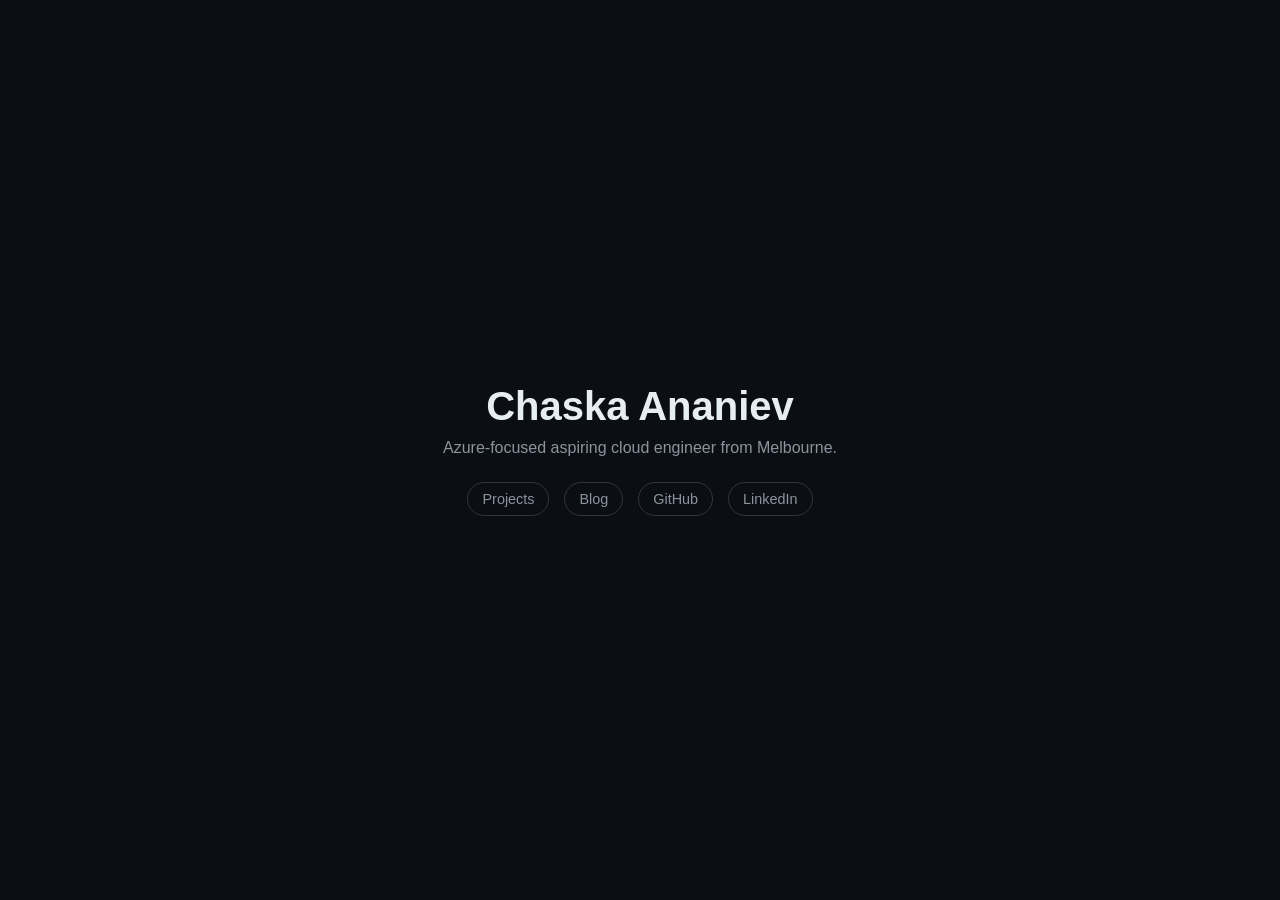
<file: index.html>
<!DOCTYPE html>
<html lang="en">
<head>
    <meta charset="UTF-8">
    <meta name="viewport" content="width=device-width, initial-scale=1.0">
    <title>Chaska Ananiev</title>
    <link rel="stylesheet" href="/style.css">
</head>
<body class="home">
    <div class="container">
        <h1>Chaska Ananiev</h1>
        <p class="subtitle">Azure-focused aspiring cloud engineer from Melbourne.</p>

        <div class="links">
            <a href="projects.html">Projects</a>
            <a href="blog.html">Blog</a>
            <a href="https://github.com/voyous" target="_blank" rel="noopener noreferrer">GitHub</a>
            <a href="https://www.linkedin.com/in/chaska-a-811329118/" target="_blank" rel="noopener noreferrer">LinkedIn</a>
        </div>
    </div>
</body>
</html>
</file>
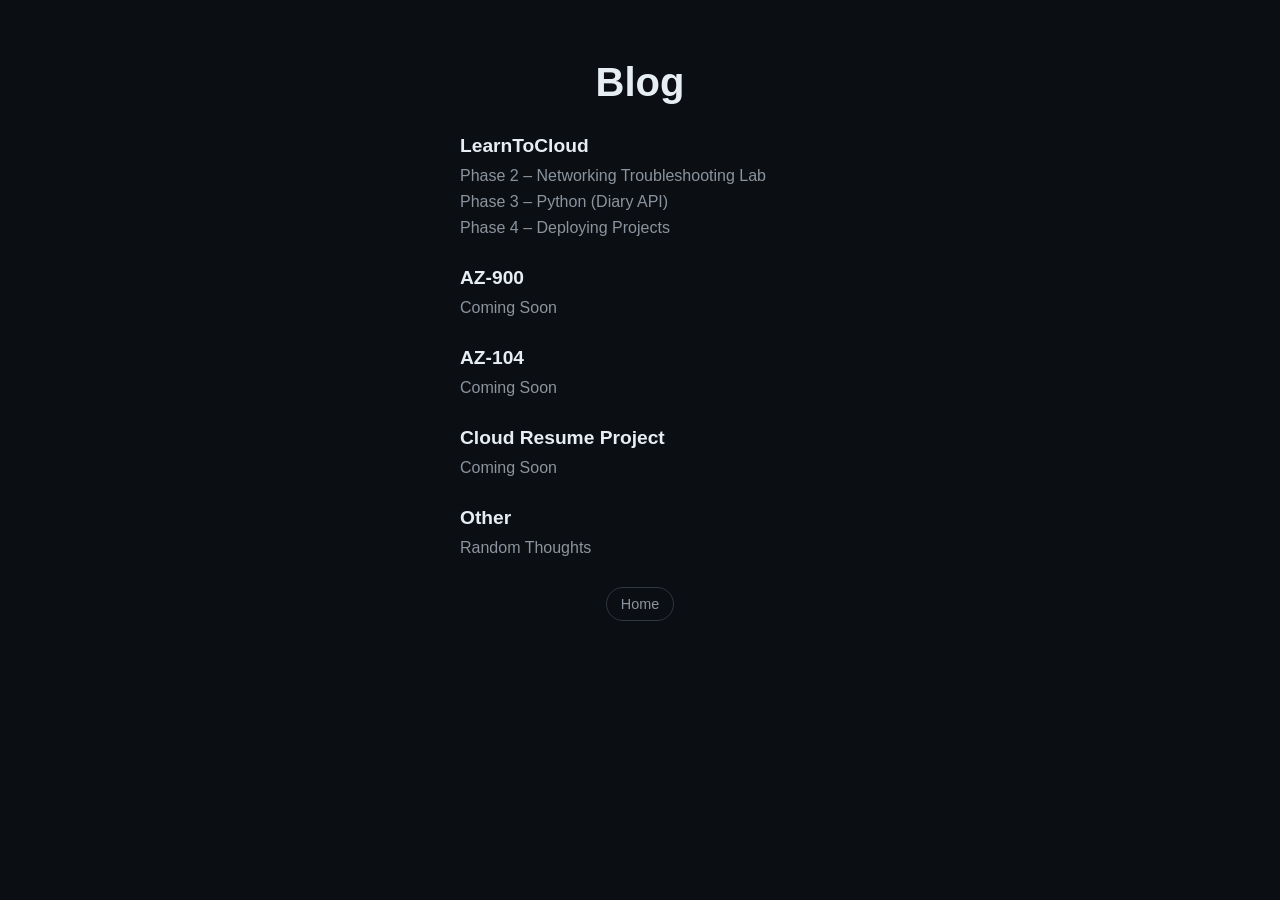
<file: blog.html>
<!DOCTYPE html>
<html lang="en">
<head>
    <meta charset="UTF-8">
    <meta name="viewport" content="width=device-width, initial-scale=1.0">
    <title>Blog</title>
    <link rel="stylesheet" href="/style.css">
</head>
<body>
    <div class="container blog-section-container">
        <h1>Blog</h1>

        <div class="blog-section">
            <h2>LearnToCloud</h2>
            <ul>
                <li><a href="posts/l2c/phase2.html">Phase 2 – Networking Troubleshooting Lab</a></li>
                <li><a href="#">Phase 3 – Python (Diary API)</a></li>
                <li><a href="#">Phase 4 – Deploying Projects</a></li>
            </ul>
        </div>

        <div class="blog-section">
            <h2>AZ-900</h2>
            <ul>
                <li><a href="#">Coming Soon</a></li>
            </ul>
        </div>

        <div class="blog-section">
            <h2>AZ-104</h2>
            <ul>
                <li><a href="#">Coming Soon</a></li>
            </ul>
        </div>

        <div class="blog-section">
            <h2>Cloud Resume Project</h2>
            <ul>
                <li><a href="#">Coming Soon</a></li>
            </ul>
        </div>

        <div class="blog-section">
            <h2>Other</h2>
            <ul>
                <li><a href="#">Random Thoughts</a></li>
            </ul>
        </div>

        <div class="links">
            <a href="/">Home</a>
        </div>
    </div>
</body>
</html>
</file>
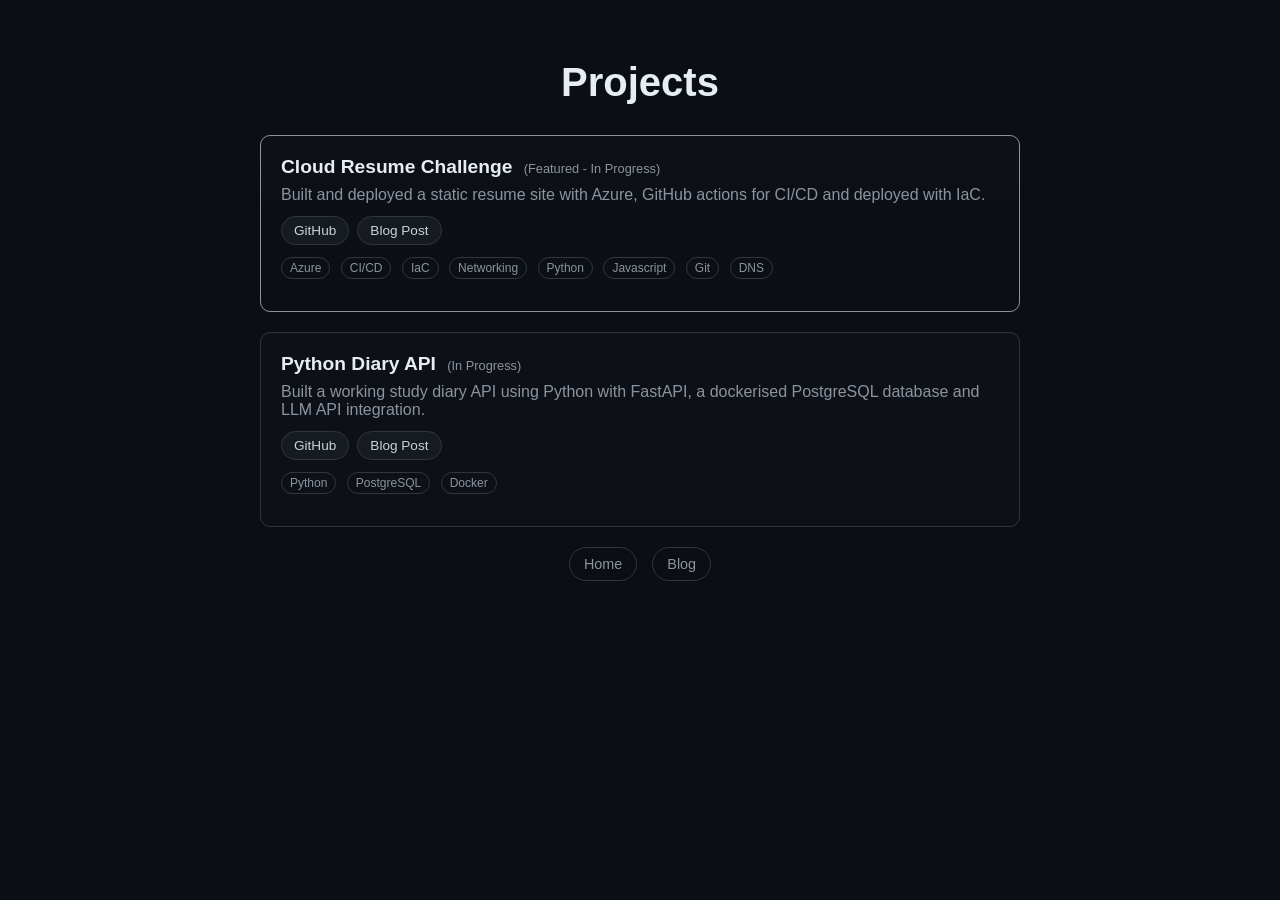
<file: projects.html>
<!DOCTYPE html>
<html lang="en">
<head>
    <meta charset="UTF-8">
    <meta name="viewport" content="width=device-width, initial-scale=1.0">
    <title>Projects</title>
    <link rel="stylesheet" href="/style.css">
</head>
<body>
    <div class="container blog-container">

        <h1>Projects</h1>

        <div class="project-list">

            <div class="project featured">
                <h2>
                    Cloud Resume Challenge
                    <span class="project-status">(Featured - In Progress)</span>

                </h2>
                <p class="project-desc">
                    Built and deployed a static resume site with Azure, GitHub actions for CI/CD and deployed with IaC.
                </p>
                <div class="project-links">
                    <a href="#">GitHub</a>
                    <a href="#">Blog Post</a>
                </div>
                <div class="project-tags">
                    <span>Azure</span>
                    <span>CI/CD</span>
                    <span>IaC</span>
                    <span>Networking</span>
                    <span>Python</span>
                    <span>Javascript</span>
                    <span>Git</span>
                    <span>DNS</span>
                </div>
            </div>

            <div class="project">
                <h2>
                    Python Diary API
                    <span class="project-status">(In Progress)</span>
                </h2>
                <p class="project-desc">
                    Built a working study diary API using Python with FastAPI, a dockerised PostgreSQL database and LLM API integration. 
                </p>
                <div class="project-links">
                    <a href="#">GitHub</a>
                    <a href="#">Blog Post</a>
                </div>
                <div class="project-tags">
                    <span>Python</span>
                    <span>PostgreSQL</span>
                    <span>Docker</span>
                </div>
            </div>

        </div>

        <div class="links">
            <a href="/">Home</a>
            <a href="blog.html">Blog</a>
        </div>

    </div>
</body>
</html>
</file>
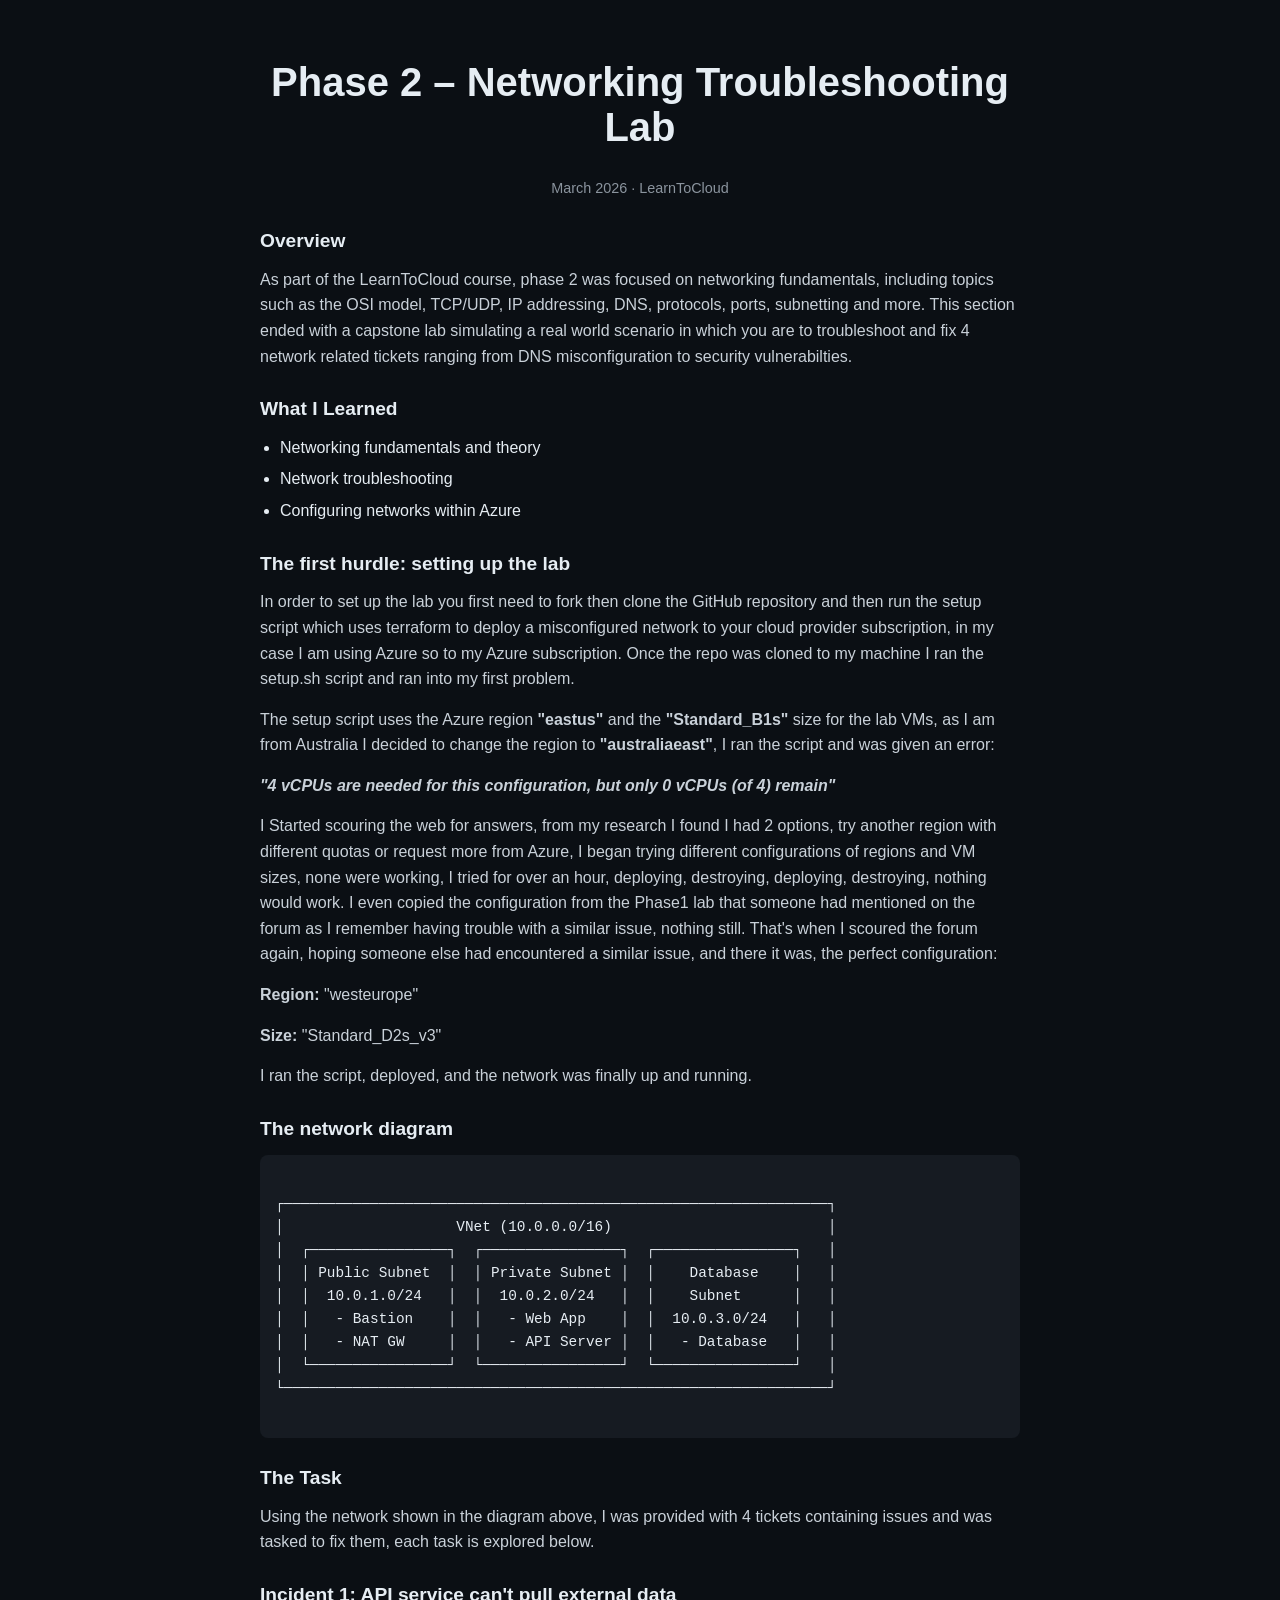
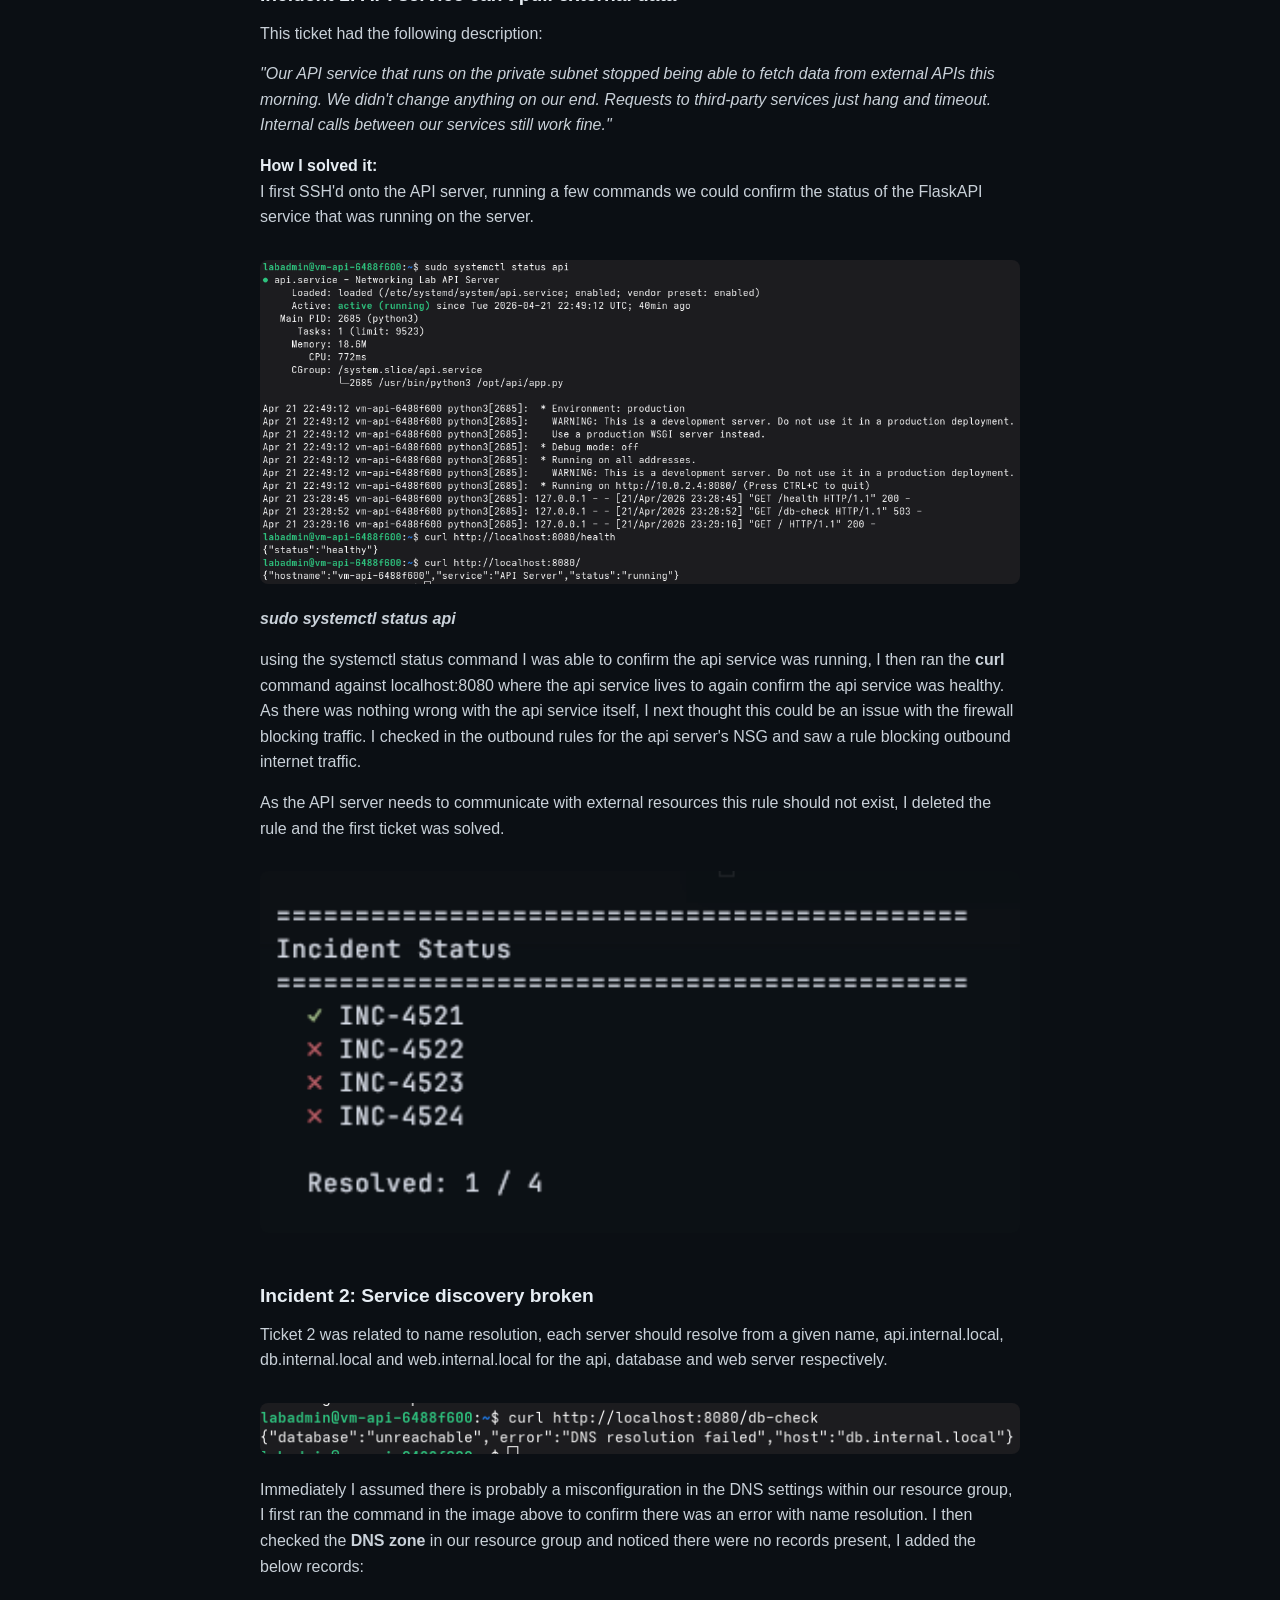
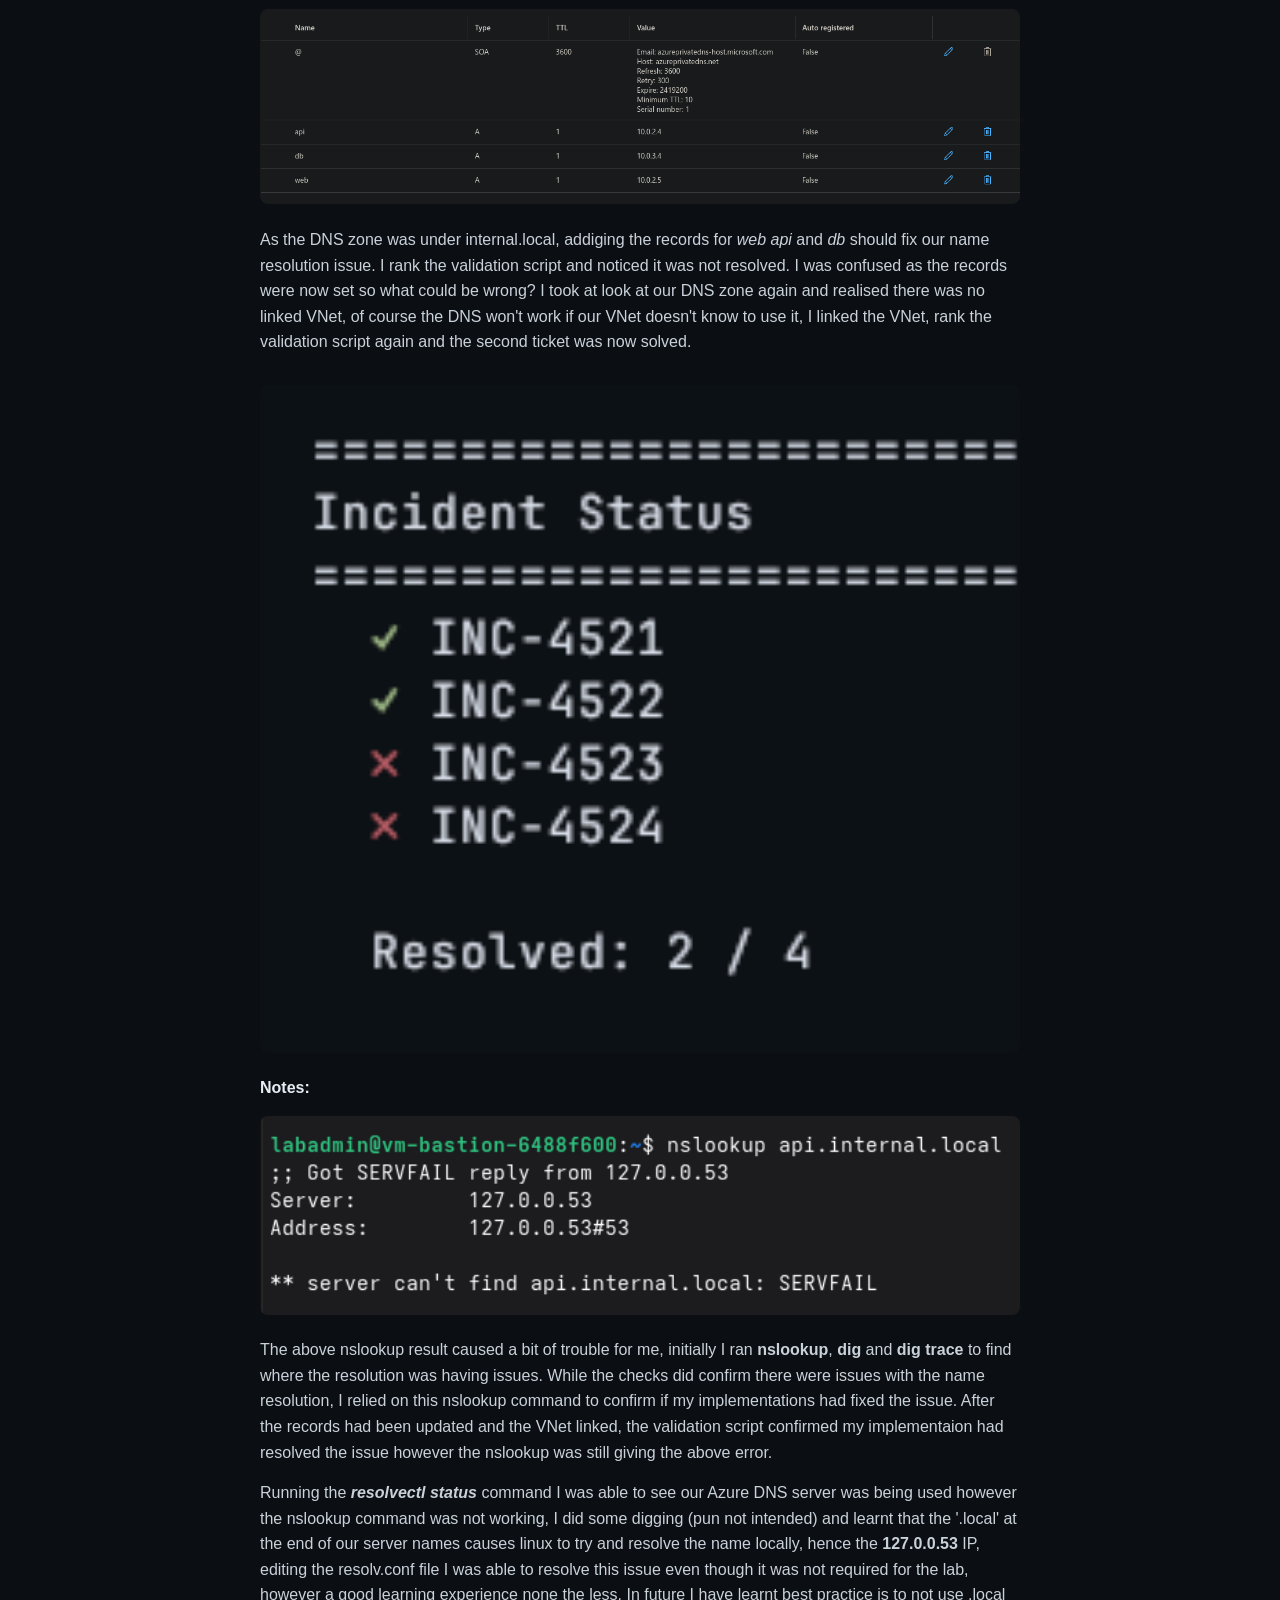
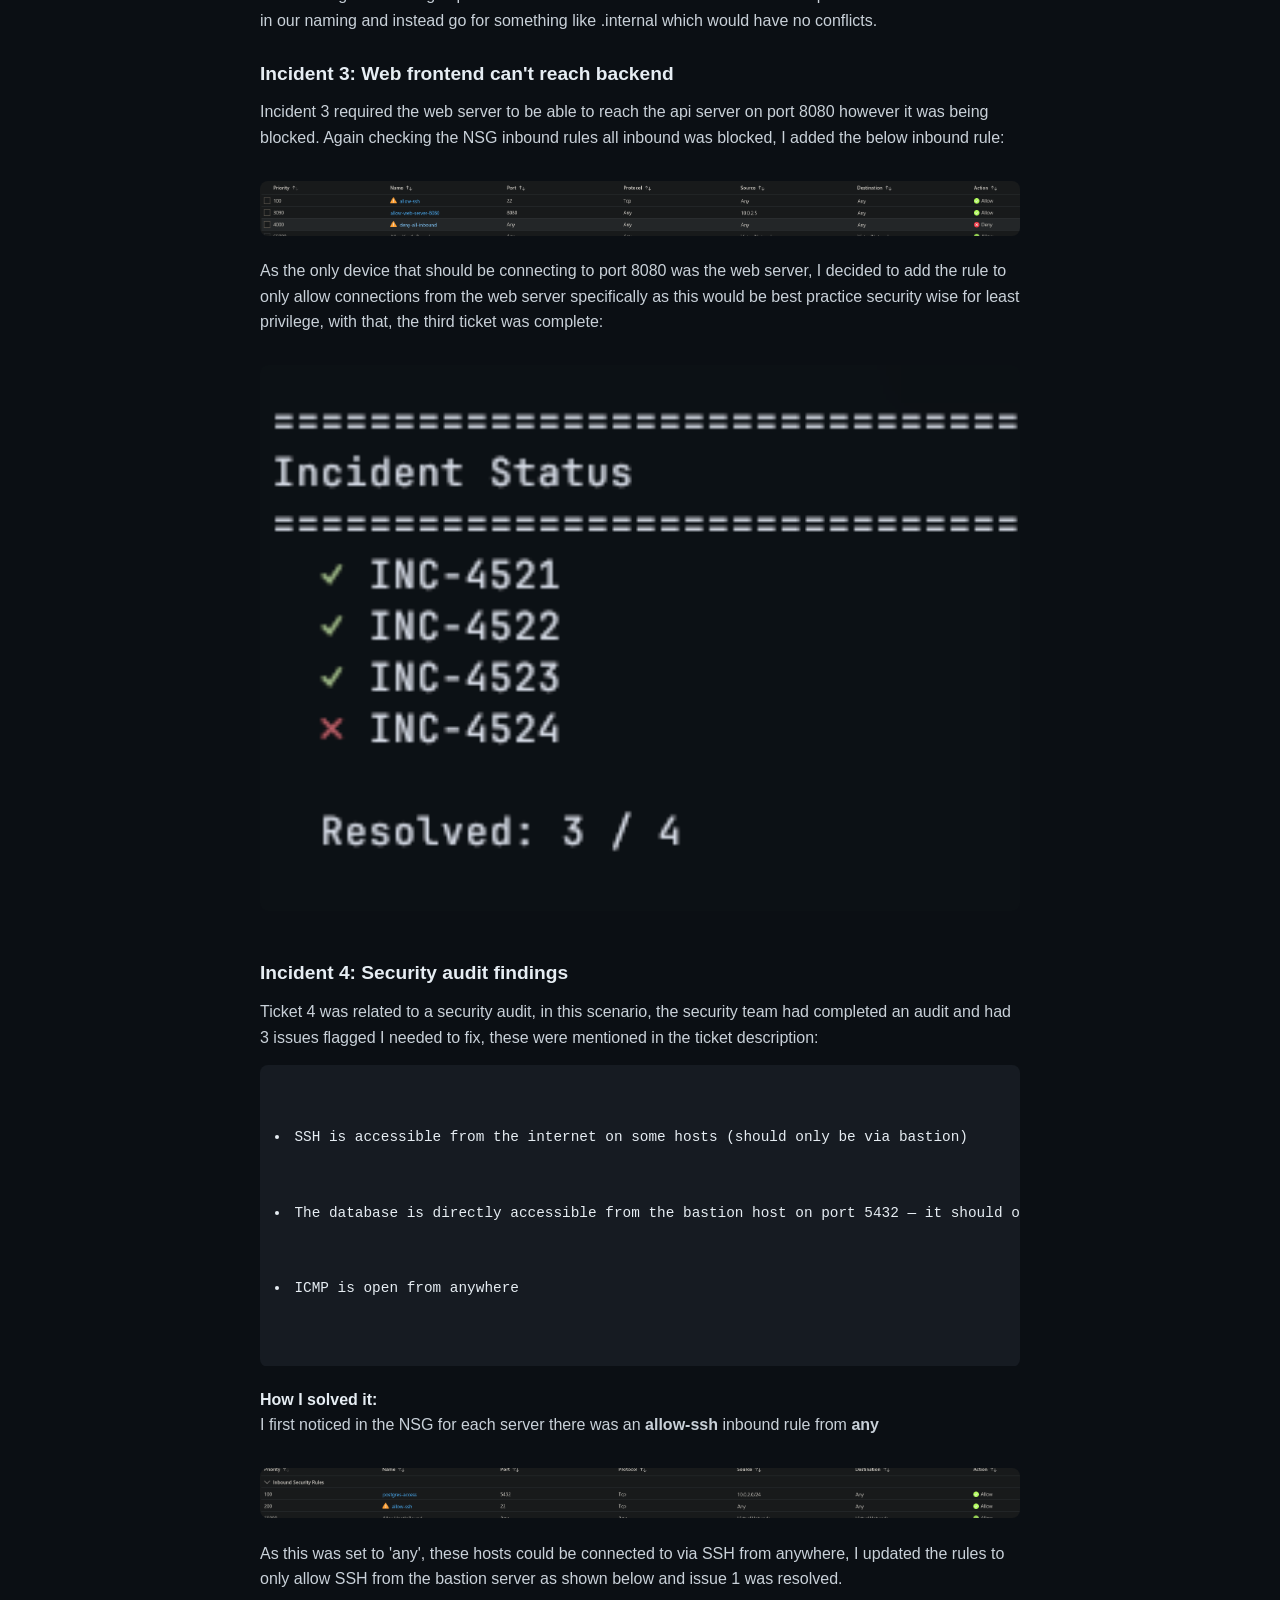
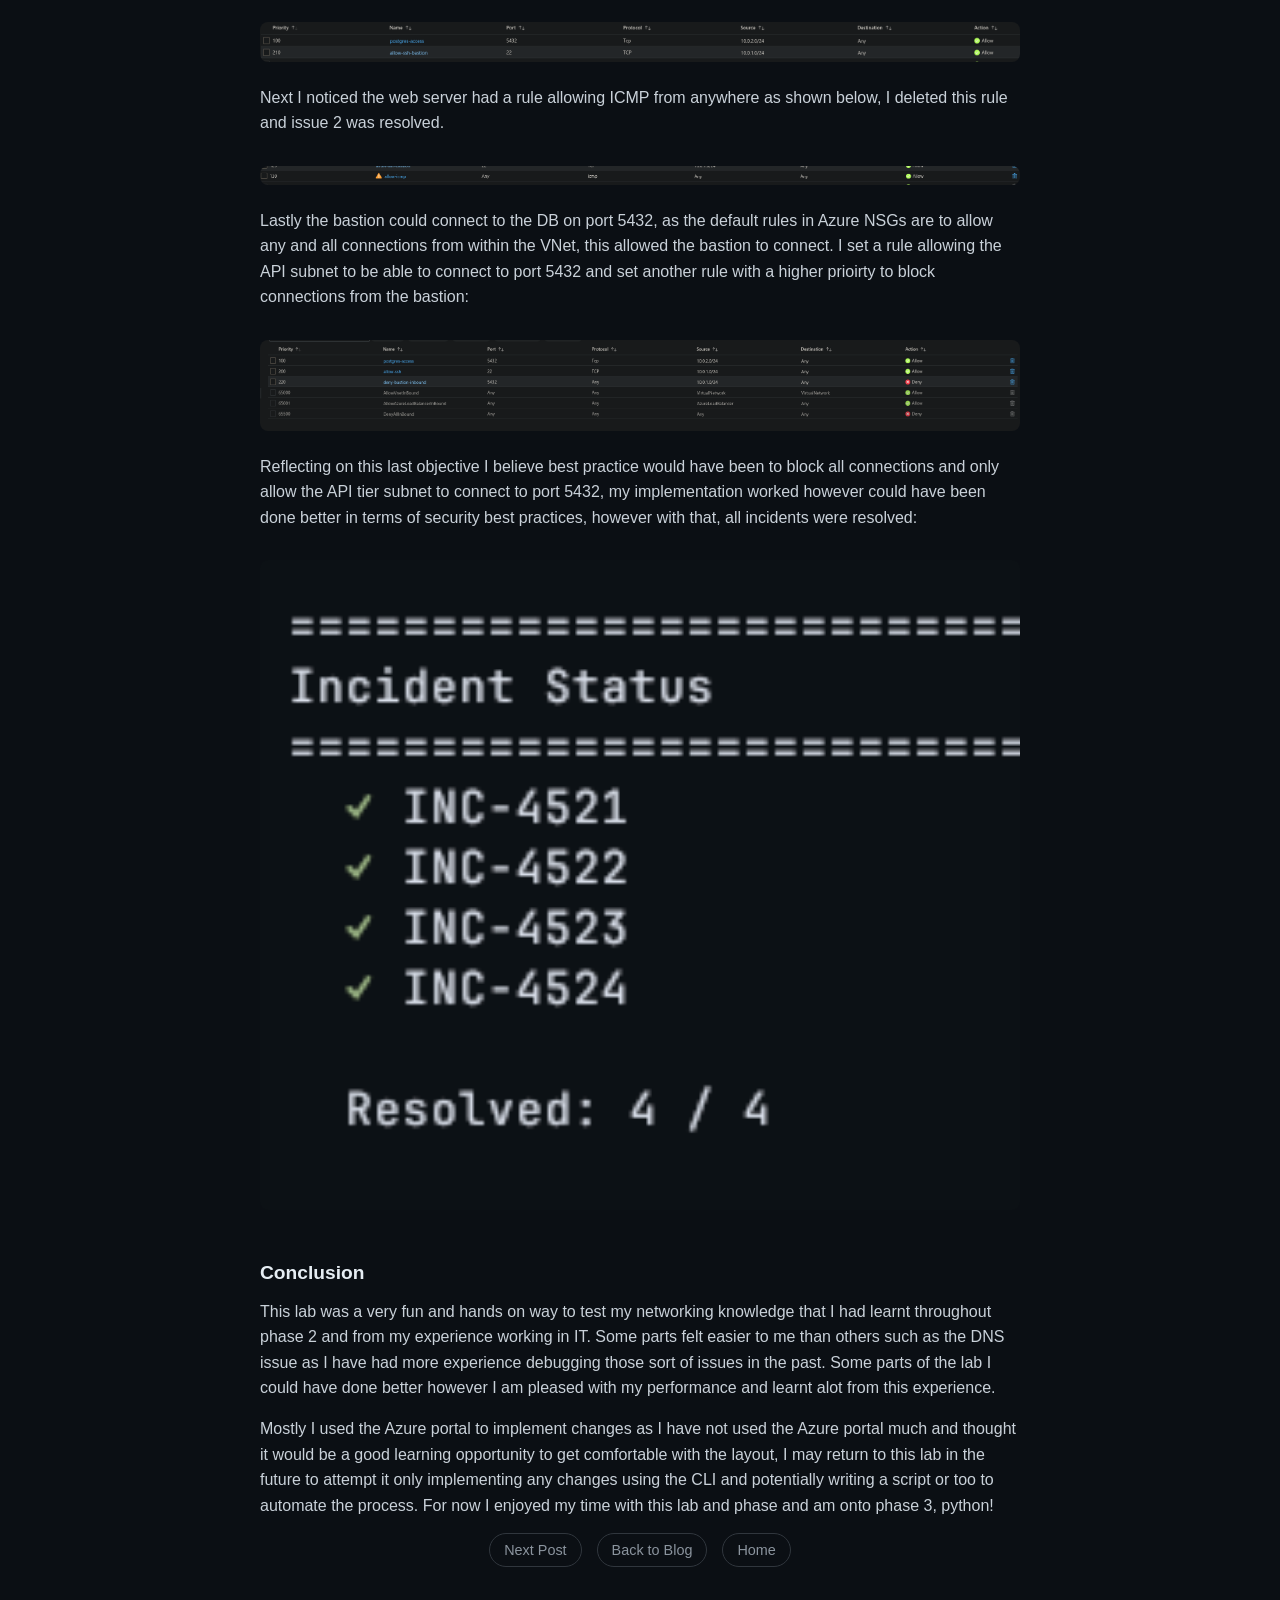
<file: posts/l2c/phase2.html>
<!DOCTYPE html>
<html lang="en">
<head>
    <meta charset="UTF-8">
    <meta name="viewport" content="width=device-width, initial-scale=1.0">
    <title>Post Title</title>
    <link rel="stylesheet" href="/style.css">
</head>
<body>
    <div class="container blog-container">

        <h1>Phase 2 – Networking Troubleshooting Lab</h1>
        <p class="post-meta">March 2026 · LearnToCloud</p>

        <div class="post-content">
            <!-- Intro section -->
            <h2>Overview</h2>
            <p>
                As part of the LearnToCloud course, phase 2 was focused on networking fundamentals, including topics such as
                the OSI model, TCP/UDP, IP addressing, DNS, protocols, ports, subnetting and more. This section ended with a 
                capstone lab simulating a real world scenario in which you are to troubleshoot and fix 4 network related tickets
                ranging from DNS misconfiguration to security vulnerabilties.
            </p>

            <h2>What I Learned</h2>
            <ul>
                <li>Networking fundamentals and theory</li>
                <li>Network troubleshooting</li>
                <li>Configuring networks within Azure</li>
            </ul>

            <!-- Getting the lab started -->
            <h2>The first hurdle: setting up the lab</h2>
            <p>In order to set up the lab you first need to fork then clone the GitHub repository and then run the setup script
                which uses terraform to deploy a misconfigured network to your cloud provider subscription, in my case I am using 
                Azure so to my Azure subscription. Once the repo was cloned to my machine I ran the setup.sh script and ran into my first problem.
            </p>

            <p>The setup script uses the Azure region <b>"eastus"</b> and the <b>"Standard_B1s"</b> size for the lab VMs, as I am from Australia I
                decided to change the region to <b>"australiaeast"</b>, I ran the script and was given an error:
            </p>

            <p>
                <b><i>"4 vCPUs are needed for this configuration, but only 0 vCPUs (of 4) remain"</i></b>
            </p>

            <p>
                I Started scouring the web for answers, from my research I found I had 2 options, try another region with different quotas or request
                more from Azure, I began trying different configurations of regions and VM sizes, none were working, I tried for over an hour, deploying, 
                destroying, deploying, destroying, nothing would work. I even copied the configuration from the Phase1 lab that someone had mentioned on
                the forum as I remember having trouble with a similar issue, nothing still. That's when I scoured the forum again, hoping someone else
                had encountered a similar issue, and there it was, the perfect configuration:
            </p>

            <p>
                <b>Region: </b>"westeurope"
            </p>
            <p>
                <b>Size: </b>"Standard_D2s_v3"
            </p>

            <p>
                I ran the script, deployed, and the network was finally up and running.
            </p>

            <!-- Lab diagram -->
            <h2>The network diagram</h2>
            <pre><code>
┌───────────────────────────────────────────────────────────────┐
│                    VNet (10.0.0.0/16)                         │
│  ┌────────────────┐  ┌────────────────┐  ┌────────────────┐   │
│  │ Public Subnet  │  │ Private Subnet │  │    Database    │   │
│  │  10.0.1.0/24   │  │  10.0.2.0/24   │  │    Subnet      │   │
│  │   - Bastion    │  │   - Web App    │  │  10.0.3.0/24   │   │
│  │   - NAT GW     │  │   - API Server │  │   - Database   │   │
│  └────────────────┘  └────────────────┘  └────────────────┘   │
└───────────────────────────────────────────────────────────────┘
            </code></pre>

            <!-- The Task -->
            <h2>The Task</h2>
            <p>
                Using the network shown in the diagram above, I was provided with 4 tickets containing issues and was tasked to fix them, each task is 
                explored below.
            </p>

            <!-- Ticket 1 -->
            <h2>Incident 1: API service can't pull external data</h2>
            <p>
                This ticket had the following description:
            </p>

            <p>
                <i>"Our API service that runs on the private subnet stopped being able to fetch data from external APIs this morning. 
                We didn't change anything on our end. Requests to third-party services just hang and timeout. Internal calls between our services still work fine."</i>
            </p>

            <h4>How I solved it:</h4>

            <p>
                I first SSH'd onto the API server, running a few commands we could confirm the status of the FlaskAPI service that was running on the server.
            </p>

            <img src="/assets/network-lab/tests-for-API-server-running.png" alt="CLI commands to test API status">

            <p>
                <b><i>sudo systemctl status api</i></b>
            </p>

            <p>
                using the systemctl status command I was able to confirm the api service was running, I then ran the <b>curl</b> command against localhost:8080 where
                the api service lives to again confirm the api service was healthy. As there was nothing wrong with the api service itself, I next thought this could 
                be an issue with the firewall blocking traffic. I checked in the outbound rules for the api server's NSG and saw a rule blocking outbound internet traffic.
            </p>

            <p>
                As the API server needs to communicate with external resources this rule should not exist, I deleted the rule and the first ticket was solved.
            </p>

            <img src="/assets/network-lab/first-ticket-done.png" alt="first ticket solved">

            <!-- Ticket 2 -->
            <h2>Incident 2: Service discovery broken</h2>
            <p>
                Ticket 2 was related to name resolution, each server should resolve from a given name, api.internal.local, db.internal.local and web.internal.local for the 
                api, database and web server respectively. 
            </p>

            <img src="/assets/network-lab/dns-resolution-failing.png" alt="curl to database showing name resolution failure">

            <p>
                Immediately I assumed there is probably a misconfiguration in the DNS settings within our resource group, I first ran the command in the image above to 
                confirm there was an error with name resolution. I then checked the <b>DNS zone</b> in our resource group and noticed there were no records present, I 
                added the below records:
            </p>

            <img src="/assets/network-lab/dns-settings.png" alt="DNS records set">

            <p>
                As the DNS zone was under internal.local, addiging the records for <i>web</i> <i>api</i> and <i>db</i> should fix our name resolution issue. I rank the 
                validation script and noticed it was not resolved. I was confused as the records were now set so what could be wrong? I took at look at our DNS zone again
                and realised there was no linked VNet, of course the DNS won't work if our VNet doesn't know to use it, I linked the VNet, rank the validation script again
                and the second ticket was now solved.
            </p>

            <img src="/assets/network-lab/incident2-done.png" alt="second ticket solved">

            <h4>Notes:</h4>

            <img src="/assets/network-lab/dns-failing-after-update.png" alt="nslookup failing after DNS records set and VNet linked">

            <p>
                The above nslookup result caused a bit of trouble for me, initially I ran <b>nslookup</b>, <b>dig</b> and <b>dig trace</b> to find where the resolution 
                was having issues. While the checks did confirm there were issues with the name resolution, I relied on this nslookup command to confirm if my implementations
                had fixed the issue. After the records had been updated and the VNet linked, the validation script confirmed my implementaion had resolved the issue however
                the nslookup was still giving the above error.
            </p>

            <p>
                Running the <b><i>resolvectl status</i></b> command I was able to see our Azure DNS server was being used however the nslookup command was not working, I did 
                some digging (pun not intended) and learnt that the '.local' at the end of our server names causes linux to try and resolve the name locally, hence the 
                <b>127.0.0.53</b> IP, editing the resolv.conf file I was able to resolve this issue even though it was not required for the lab, however a good learning 
                experience none the less. In future I have learnt best practice is to not use .local in our naming and instead go for something like .internal which would 
                have no conflicts.
            </p>

            <!-- Ticket 3 -->
            <h2>Incident 3: Web frontend can't reach backend</h2>
            <p>
                Incident 3 required the web server to be able to reach the api server on port 8080 however it was being blocked. Again checking the NSG inbound rules all 
                inbound was blocked, I added the below inbound rule:
            </p>

            <img src="/assets/network-lab/nsg-rule-allow-8080.png" alt="inbound NSG rule allowing port 8080 connection from web server">

            <p>
                As the only device that should be connecting to port 8080 was the web server, I decided to add the rule to only allow connections from the web server 
                specifically as this would be best practice security wise for least privilege, with that, the third ticket was complete:
            </p>

            <img src="/assets/network-lab/third-ticket-done.png" alt="inbound NSG rule allowing port 8080 connection from web server">

            <!-- Ticket 4 -->
            <h2>Incident 4: Security audit findings</h2>
            <p>
                Ticket 4 was related to a security audit, in this scenario, the security team had completed an audit and had 3 issues flagged I needed to fix, these were
                mentioned in the ticket description:
            </p>
            <pre><code>
                        <li>SSH is accessible from the internet on some hosts (should only be via bastion)</li>
                        <li>The database is directly accessible from the bastion host on port 5432 — it should only be reachable from the API tier subnet</li>
                        <li>ICMP is open from anywhere</li>
            </code></pre>

            <h4>How I solved it:</h4>

            <p>
                I first noticed in the NSG for each server there was an <b>allow-ssh</b> inbound rule from <b>any</b>
            </p>

            <img src="/assets/network-lab/ssh-allowed-everywhere.png" alt="SSH rule allowing connection from anywhere">

            <p>
                As this was set to 'any', these hosts could be connected to via SSH from anywhere, I updated the rules to only allow SSH from the bastion server as shown 
                below and issue 1 was resolved.
            </p>

            <img src="/assets/network-lab/allow-ssh-bastion.png" alt="SSH only allowed from bastion">

            <p>
                Next I noticed the web server had a rule allowing ICMP from anywhere as shown below, I deleted this rule and issue 2 was resolved.
            </p>

            <img src="/assets/network-lab/ping-open.png" alt="ICMP allowed from any">

            <p>
                Lastly the bastion could connect to the DB on port 5432, as the default rules in Azure NSGs are to allow any and all connections from within the VNet, 
                this allowed the bastion to connect. I set a rule allowing the API subnet to be able to connect to port 5432 and set another rule with a higher prioirty to 
                block connections from the bastion:
            </p>

            <img src="/assets/network-lab/deny-bastion-allow-ssh.png" alt="bastion denied connection to port 5432 on DB server">

            <p>
                Reflecting on this last objective I believe best practice would have been to block all connections and only allow the API tier subnet to connect to port 
                5432, my implementation worked however could have been done better in terms of security best practices, however with that, all incidents were resolved:
            </p>

            <img src="/assets/network-lab/all-incidents-done.png" alt="All incidents resolved">

            <!-- Conclusion -->
            <h2>Conclusion</h2>
            <p>
                This lab was a very fun and hands on way to test my networking knowledge that I had learnt throughout phase 2 and from my experience working in IT. Some 
                parts felt easier to me than others such as the DNS issue as I have had more experience debugging those sort of issues in the past. Some parts of the lab
                I could have done better however I am pleased with my performance and learnt alot from this experience.
            </p>
            
            <p>
                Mostly I used the Azure portal to implement changes as I have not used the Azure portal much and thought it would be a good learning opportunity to get 
                comfortable with the layout, I may return to this lab in the future to attempt it only implementing any changes using the CLI and potentially writing a 
                script or too to automate the process. For now I enjoyed my time with this lab and phase and am onto phase 3, python!
            </p>
        </div>

        <div class="links">
            <a href="#">Next Post</a>
            <a href="/blog.html">Back to Blog</a>
            <a href="/">Home</a>
        </div>

    </div>
</body>
</html>
</file>
<file: style.css>
/* RESET */
* {
    margin: 0;
    padding: 0;
    box-sizing: border-box;
}

/* BASE */
body {
    background-color: #0b0f14;
    color: #e6edf3;
    font-family: -apple-system, BlinkMacSystemFont, "Segoe UI", Roboto, sans-serif;
}

/* HOMEPAGE ONLY (centered layout) */
.home {
    height: 100vh;
    display: flex;
    justify-content: center;
    align-items: center;
}

.home .container {
    text-align: center;
}

/* GENERAL CONTAINER */
.container {
    width: 100%;
    padding: 20px;
}

/* HEADINGS */
h1 {
    font-size: 2.5rem;
    font-weight: 600;
    margin-bottom: 10px;
}

/* SUBTEXT */
.subtitle {
    color: #8b949e;
    font-size: 1rem;
    margin-bottom: 25px;
}

/* NAV LINKS */
.links {
    display: flex;
    justify-content: center;
    gap: 15px;
    flex-wrap: wrap;
}

.links a {
    text-decoration: none;
    color: #8b949e;
    border: 1px solid #30363d;
    padding: 8px 14px;
    border-radius: 999px;
    font-size: 0.9rem;
    transition: all 0.2s ease;
}

.links a:hover {
    color: #e6edf3;
    border-color: #58a6ff;
}

/* BLOG + CONTENT LAYOUT */
.blog-container {
    text-align: left;
    max-width: 800px;
    margin: 60px auto;
    padding: 0 20px;
}

.blog-container h1 {
    text-align: center;
    margin-bottom: 30px;
}

/* BLOG LIST */
.blog-section-container {
    text-align: center;
    max-width: 400px;
    margin: 60px auto;
    padding: 0 20px;
}

.blog-section {
    text-align: justify;
    margin-bottom: 30px;
    margin-top: 30px;
}

.blog-section h2 {
    font-size: 1.2rem;
    margin-bottom: 10px;
}

.blog-section ul {
    list-style: none;
}

.blog-section li {
    margin-bottom: 8px;
}

.blog-section a {
    color: #8b949e;
    text-decoration: none;
    transition: color 0.2s ease;
}

.blog-section a:hover {
    color: #58a6ff;
}

/* POST */
.post-meta {
    text-align: center;
    color: #8b949e;
    font-size: 0.9rem;
    margin-bottom: 30px;
}

.post-content {
    margin-top: 20px;
    line-height: 1.6;
}

.post-content h2 {
    margin-top: 25px;
    margin-bottom: 10px;
    font-size: 1.2rem;
}

.post-content p {
    margin-bottom: 15px;
    color: #c9d1d9;
}

.post-content ul {
    margin-bottom: 15px;
    padding-left: 20px;
}

.post-content li {
    margin-bottom: 6px;
}

pre {
    background: #161b22;
    padding: 15px;
    border-radius: 8px;
    overflow-x: auto;
    margin-bottom: 20px;
}

code {
    color: #e6edf3;
    font-family: monospace;
    font-size: 0.9rem;
}

.post-content img {
    width: 100%;
    border-radius: 8px;
    margin: 15px 0;
}

/* PROJECTS */
.project-list {
    margin-top: 30px;
}

.project {
    border: 1px solid #30363d;
    border-radius: 10px;
    padding: 20px;
    margin-bottom: 20px;
    background: #0d1117;
    transition: transform 0.15s ease, border-color 0.15s ease;
}

.project:hover {
    transform: translateY(-3px);
    border-color: #58a6ff;
}

.project h2 {
    margin-bottom: 8px;
    font-size: 1.2rem;
}

/* INLINE STATUS */
.project-status {
    font-size: 0.8rem;
    color: #8b949e;
    font-weight: normal;
    margin-left: 6px;
}

/* DESCRIPTION */
.project-desc {
    color: #8b949e;
    margin-bottom: 12px;
}

/* TAGS */
.project-tags {
    margin-bottom: 12px;
    margin-top: 12px;
}

.project-tags span {
    display: inline-block;
    font-size: 0.75rem;
    color: #8b949e;
    border: 1px solid #30363d;
    padding: 3px 8px;
    border-radius: 999px;
    margin-right: 6px;
}

/* PROJECT LINKS*/
.project-links {
    display: flex;
    gap: 8px;
    margin-top: 5px;
}

.project-links a {
    text-decoration: none;
    color: #c9d1d9;
    border: 1px solid #30363d;
    background: #161b22;
    padding: 6px 12px;
    border-radius: 999px;
    font-size: 0.85rem;
    transition: all 0.15s ease;
}

.project-links a:hover {
    color: #ffffff;
    border-color: #8b949e;
    background: #1c2128;
    transform: translateY(-1px);
}

/* FEATURED PROJECT */
.featured {
    border-color: #8b949e;
    background: linear-gradient(180deg, #0d1117, #0b0f14);
}
</file>
